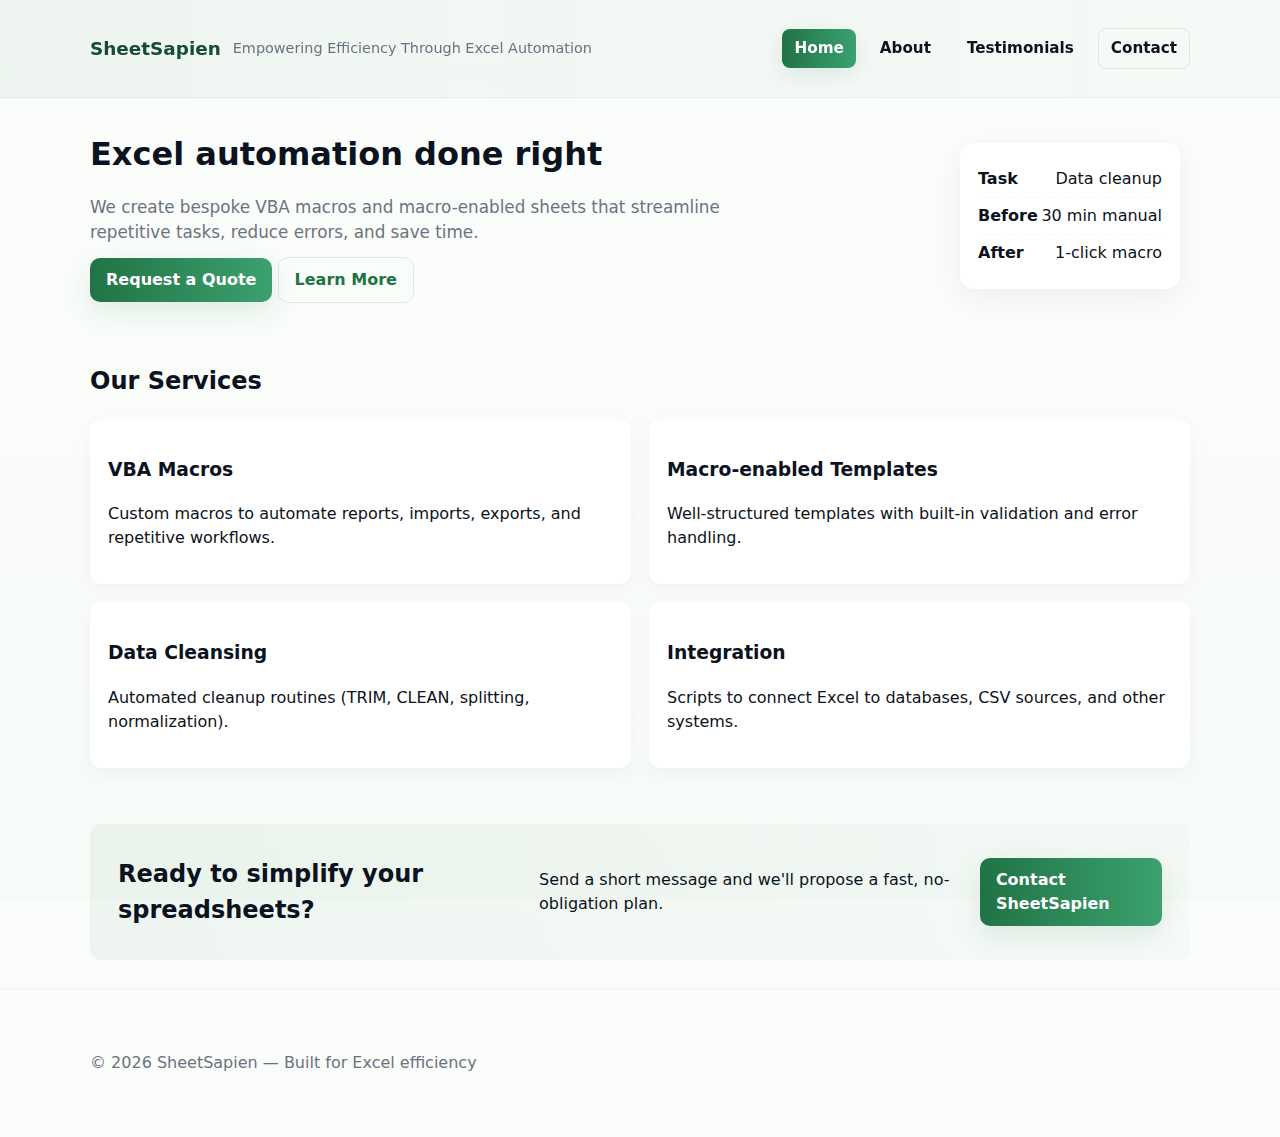
<file: index.html>
<!doctype html>
<html lang="en">
<head>
  <meta charset="utf-8" />
  <meta name="viewport" content="width=device-width,initial-scale=1" />
  <title>SheetSapien — Home</title>
  <link rel="stylesheet" href="style.css" />
  <meta name="description" content="SheetSapien — Excel automation, VBA & macros to improve efficiency." />
</head>
<body>
  <header class="site-header">
    <div class="container header-inner">
      <div class="brand">
        <a href="index.html" class="logo">SheetSapien</a>
        <span class="tagline">Empowering Efficiency Through Excel Automation</span>
      </div>
      <nav class="site-nav" aria-label="Main navigation">
        <a href="index.html" class="nav-link" data-link>Home</a>
        <a href="about.html" class="nav-link" data-link>About</a>
        <a href="testimonials.html" class="nav-link" data-link>Testimonials</a>
        <a href="contact.html" class="nav-link contact-cta" data-link>Contact</a>
      </nav>
      <button class="nav-toggle" aria-label="Toggle navigation" aria-expanded="false">☰</button>
    </div>
  </header>

  <main id="main-content" class="page home-page">
    <section class="hero container">
      <div class="hero-inner">
        <h1>Excel automation done right</h1>
        <p class="lead">We create bespoke VBA macros and macro-enabled sheets that streamline repetitive tasks, reduce errors, and save time.</p>
        <div class="hero-cta">
          <a href="contact.html" class="btn btn-primary" data-link>Request a Quote</a>
          <a href="about.html" class="btn btn-outline" data-link>Learn More</a>
        </div>
      </div>
      <div class="hero-visual" aria-hidden="true">
        <div class="card">
          <div class="card-row"><strong>Task</strong><span>Data cleanup</span></div>
          <div class="card-row"><strong>Before</strong><span>30 min manual</span></div>
          <div class="card-row"><strong>After</strong><span>1-click macro</span></div>
        </div>
      </div>
    </section>

    <section class="services container">
      <h2>Our Services</h2>
      <div class="grid">
        <article class="service-card">
          <h3>VBA Macros</h3>
          <p>Custom macros to automate reports, imports, exports, and repetitive workflows.</p>
        </article>
        <article class="service-card">
          <h3>Macro-enabled Templates</h3>
          <p>Well-structured templates with built-in validation and error handling.</p>
        </article>
        <article class="service-card">
          <h3>Data Cleansing</h3>
          <p>Automated cleanup routines (TRIM, CLEAN, splitting, normalization).</p>
        </article>
        <article class="service-card">
          <h3>Integration</h3>
          <p>Scripts to connect Excel to databases, CSV sources, and other systems.</p>
        </article>
      </div>
    </section>

    <section class="cta container">
      <div class="cta-inner">
        <h2>Ready to simplify your spreadsheets?</h2>
        <p>Send a short message and we'll propose a fast, no-obligation plan.</p>
        <a href="contact.html" class="btn btn-primary" data-link>Contact SheetSapien</a>
      </div>
    </section>
  </main>

  <footer class="site-footer">
    <div class="container">
      <p>© <span id="year"></span> SheetSapien — Built for Excel efficiency</p>
    </div>
  </footer>

  <script src="script.js" defer></script>
</body>
</html>
</file>
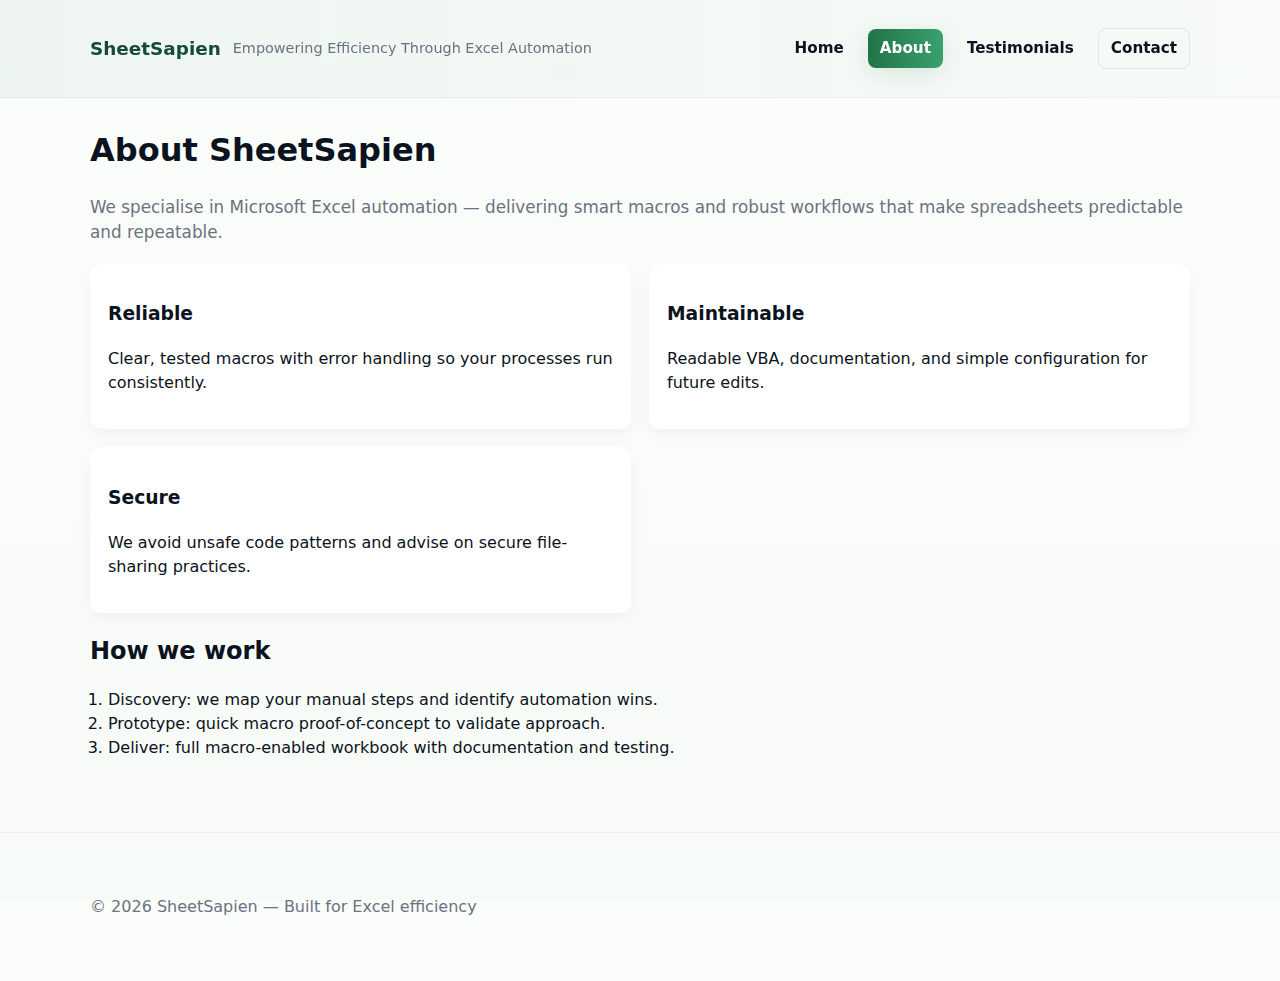
<file: about.html>
<!doctype html>
<html lang="en">
<head>
  <meta charset="utf-8" />
  <meta name="viewport" content="width=device-width,initial-scale=1" />
  <title>SheetSapien — About</title>
  <link rel="stylesheet" href="style.css" />
  <meta name="description" content="About SheetSapien — Excel automation specialists." />
</head>
<body>
  <header class="site-header">
    <div class="container header-inner">
      <div class="brand">
        <a href="index.html" class="logo">SheetSapien</a>
        <span class="tagline">Empowering Efficiency Through Excel Automation</span>
      </div>
      <nav class="site-nav" aria-label="Main navigation">
        <a href="index.html" class="nav-link" data-link>Home</a>
        <a href="about.html" class="nav-link" data-link>About</a>
        <a href="testimonials.html" class="nav-link" data-link>Testimonials</a>
        <a href="contact.html" class="nav-link contact-cta" data-link>Contact</a>
      </nav>
      <button class="nav-toggle" aria-label="Toggle navigation" aria-expanded="false">☰</button>
    </div>
  </header>

  <main id="main-content" class="page about-page container">
    <section class="about-intro">
      <h1>About SheetSapien</h1>
      <p class="lead">We specialise in Microsoft Excel automation — delivering smart macros and robust workflows that make spreadsheets predictable and repeatable.</p>
    </section>

    <section class="grid">
      <div class="service-card">
        <h3>Reliable</h3>
        <p>Clear, tested macros with error handling so your processes run consistently.</p>
      </div>
      <div class="service-card">
        <h3>Maintainable</h3>
        <p>Readable VBA, documentation, and simple configuration for future edits.</p>
      </div>
      <div class="service-card">
        <h3>Secure</h3>
        <p>We avoid unsafe code patterns and advise on secure file-sharing practices.</p>
      </div>
    </section>

    <section class="team">
      <h2>How we work</h2>
      <ol>
        <li>Discovery: we map your manual steps and identify automation wins.</li>
        <li>Prototype: quick macro proof-of-concept to validate approach.</li>
        <li>Deliver: full macro-enabled workbook with documentation and testing.</li>
      </ol>
    </section>
  </main>

  <footer class="site-footer">
    <div class="container">
      <p>© <span id="year"></span> SheetSapien — Built for Excel efficiency</p>
    </div>
  </footer>

  <script src="script.js" defer></script>
</body>
</html>
</file>
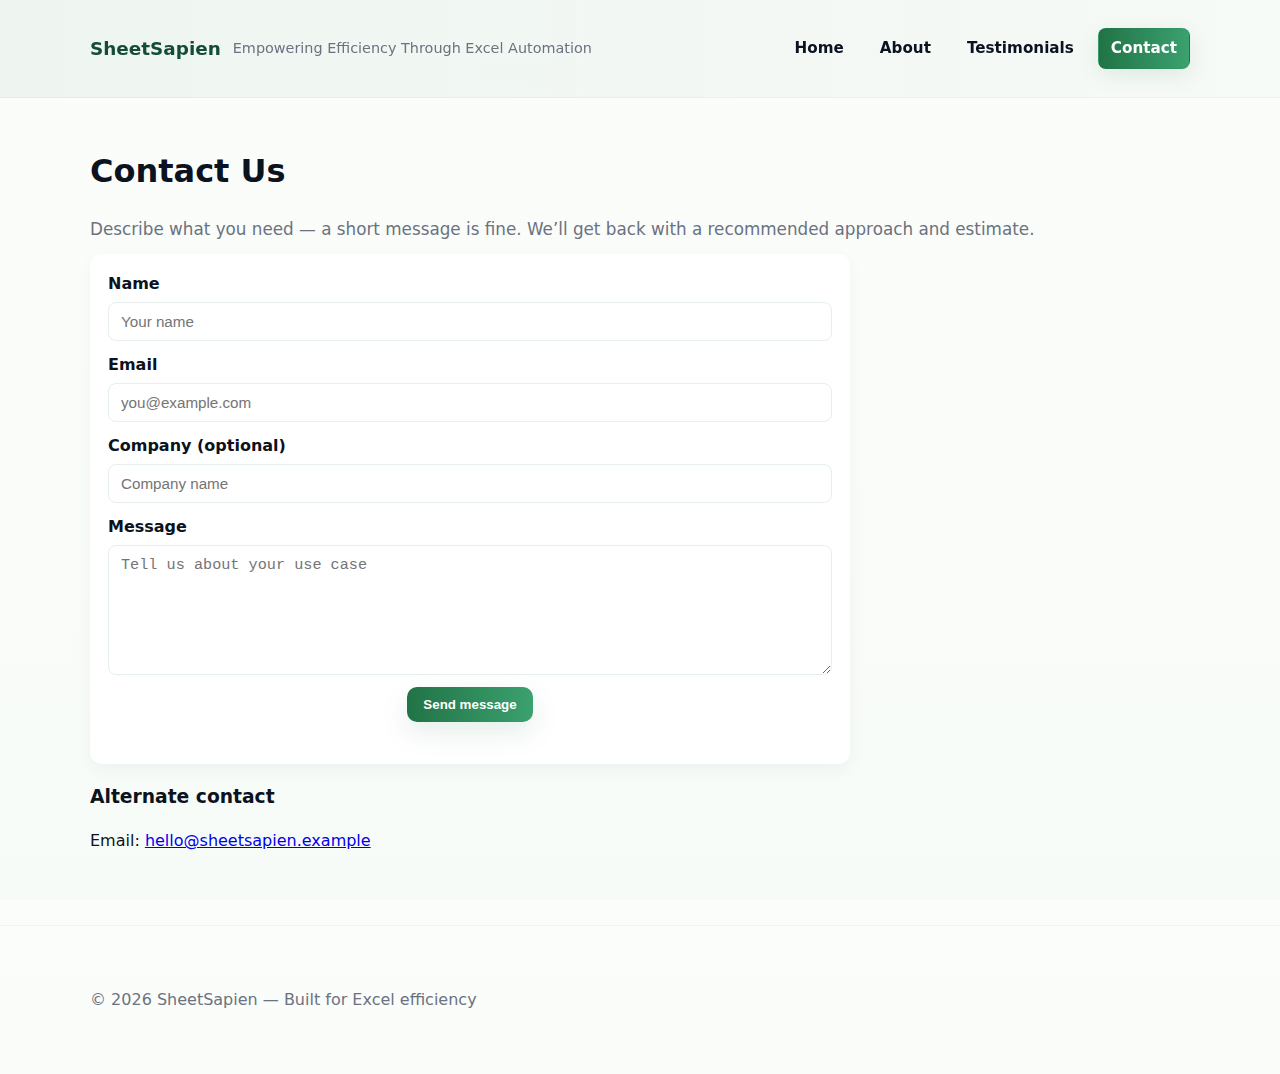
<file: contact.html>
<!doctype html>
<html lang="en">
<head>
  <meta charset="utf-8" />
  <meta name="viewport" content="width=device-width,initial-scale=1" />
  <title>SheetSapien — Contact</title>
  <link rel="stylesheet" href="style.css" />
  <meta name="description" content="Contact SheetSapien — get a quote for Excel automation." />
</head>
<body>
  <header class="site-header">
    <div class="container header-inner">
      <div class="brand">
        <a href="index.html" class="logo">SheetSapien</a>
        <span class="tagline">Empowering Efficiency Through Excel Automation</span>
      </div>
      <nav class="site-nav" aria-label="Main navigation">
        <a href="index.html" class="nav-link" data-link>Home</a>
        <a href="about.html" class="nav-link" data-link>About</a>
        <a href="testimonials.html" class="nav-link" data-link>Testimonials</a>
        <a href="contact.html" class="nav-link contact-cta" data-link>Contact</a>
      </nav>
      <button class="nav-toggle" aria-label="Toggle navigation" aria-expanded="false">☰</button>
    </div>
  </header>

  <main id="main-content" class="page contact-page container">
    <section class="contact-intro">
      <h1>Contact Us</h1>
      <p class="lead">Describe what you need — a short message is fine. We’ll get back with a recommended approach and estimate.</p>
    </section>

    <section class="contact-form-section">
      <form id="contact-form" class="contact-form" novalidate>
        <div class="form-row">
          <label for="name">Name</label>
          <input id="name" name="name" type="text" required placeholder="Your name" />
        </div>

        <div class="form-row">
          <label for="email">Email</label>
          <input id="email" name="email" type="email" required placeholder="you@example.com" />
        </div>

        <div class="form-row">
          <label for="company">Company (optional)</label>
          <input id="company" name="company" type="text" placeholder="Company name" />
        </div>

        <div class="form-row">
          <label for="message">Message</label>
          <textarea id="message" name="message" rows="6" required placeholder="Tell us about your use case"></textarea>
        </div>

        <div class="form-row form-actions">
          <button type="submit" class="btn btn-primary">Send message</button>
          <div id="form-msg" class="form-msg" aria-live="polite"></div>
        </div>
      </form>
    </section>

    <section class="contact-info">
      <h3>Alternate contact</h3>
      <p>Email: <a href="mailto:hello@sheetsapien.example">hello@sheetsapien.example</a></p>
    </section>
  </main>

  <footer class="site-footer">
    <div class="container">
      <p>© <span id="year"></span> SheetSapien — Built for Excel efficiency</p>
    </div>
  </footer>

  <script src="script.js" defer></script>
</body>
</html>
</file>
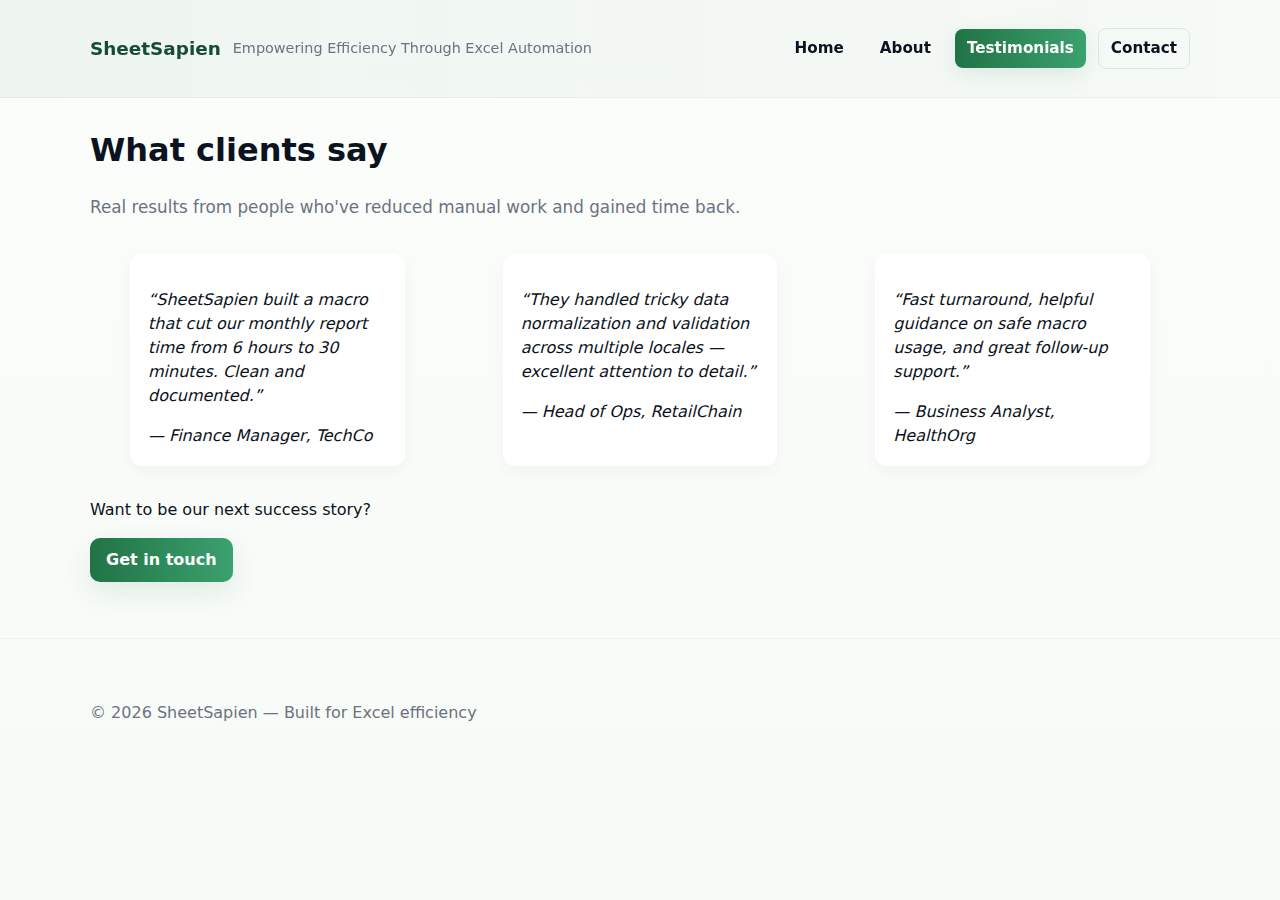
<file: testimonials.html>
<!doctype html>
<html lang="en">
<head>
  <meta charset="utf-8" />
  <meta name="viewport" content="width=device-width,initial-scale=1" />
  <title>SheetSapien — Testimonials</title>
  <link rel="stylesheet" href="style.css" />
  <meta name="description" content="Client testimonials for SheetSapien." />
</head>
<body>
  <header class="site-header">
    <div class="container header-inner">
      <div class="brand">
        <a href="index.html" class="logo">SheetSapien</a>
        <span class="tagline">Empowering Efficiency Through Excel Automation</span>
      </div>
      <nav class="site-nav" aria-label="Main navigation">
        <a href="index.html" class="nav-link" data-link>Home</a>
        <a href="about.html" class="nav-link" data-link>About</a>
        <a href="testimonials.html" class="nav-link" data-link>Testimonials</a>
        <a href="contact.html" class="nav-link contact-cta" data-link>Contact</a>
      </nav>
      <button class="nav-toggle" aria-label="Toggle navigation" aria-expanded="false">☰</button>
    </div>
  </header>

  <main id="main-content" class="page testimonials-page container">
    <section class="testimonials-intro">
      <h1>What clients say</h1>
      <p class="lead">Real results from people who've reduced manual work and gained time back.</p>
    </section>

    <section class="testimonials-grid">
      <blockquote class="testimonial">
        <p>“SheetSapien built a macro that cut our monthly report time from 6 hours to 30 minutes. Clean and documented.”</p>
        <footer>— Finance Manager, TechCo</footer>
      </blockquote>

      <blockquote class="testimonial">
        <p>“They handled tricky data normalization and validation across multiple locales — excellent attention to detail.”</p>
        <footer>— Head of Ops, RetailChain</footer>
      </blockquote>

      <blockquote class="testimonial">
        <p>“Fast turnaround, helpful guidance on safe macro usage, and great follow-up support.”</p>
        <footer>— Business Analyst, HealthOrg</footer>
      </blockquote>
    </section>

    <section class="cta-small">
      <p>Want to be our next success story?</p>
      <a href="contact.html" class="btn btn-primary" data-link>Get in touch</a>
    </section>
  </main>

  <footer class="site-footer">
    <div class="container">
      <p>© <span id="year"></span> SheetSapien — Built for Excel efficiency</p>
    </div>
  </footer>

  <script src="script.js" defer></script>
</body>
</html>
</file>
<file: style.css>
/* style.css - SheetSapien
   Modern corporate, responsive, Excel-green palette. */

/* Color palette */
:root{
  --green-900: #154c36;
  --green-700: #217346; /* primary */
  --green-500: #3ba16e;
  --slate-900: #0b1220;
  --muted: #6b7280;
  --bg: #fbfcfd;
  --card-bg: #ffffff;
  --glass: rgba(255,255,255,0.6);
  --max-width: 1100px;
  --radius: 12px;
  --transition-fast: 260ms;
  --transition-medium: 420ms;
}

/* Reset-ish */
*{box-sizing:border-box}
html,body{height:100%}
body{
  margin:0;
  font-family:Inter, system-ui, -apple-system, "Segoe UI", Roboto, "Helvetica Neue", Arial;
  color:var(--slate-900);
  background:linear-gradient(180deg,#fbfdfb 0%, #f7fbf7 100%);
  -webkit-font-smoothing:antialiased;
  -moz-osx-font-smoothing:grayscale;
  line-height:1.5;
}

/* layout container */
.container{
  width:calc(100% - 32px);
  max-width:var(--max-width);
  margin-left:auto;
  margin-right:auto;
  padding:28px 0;
}

/* header */
.site-header{
  background:linear-gradient(90deg, rgba(33,115,70,0.06), rgba(33,115,70,0.02));
  border-bottom:1px solid rgba(15,23,42,0.04);
  position:sticky;
  top:0;
  z-index:50;
  backdrop-filter: blur(6px);
}
.header-inner{
  display:flex;
  align-items:center;
  gap:16px;
  justify-content:space-between;
}
.brand{display:flex;align-items:center;gap:12px}
.logo{
  font-weight:700;
  color:var(--green-900);
  text-decoration:none;
  font-size:1.15rem;
}
.tagline{
  font-size:0.9rem;
  color:var(--muted);
}

/* nav */
.site-nav{
  display:flex;
  gap:12px;
  align-items:center;
}
.site-nav .nav-link{
  text-decoration:none;
  color:var(--slate-900);
  padding:8px 12px;
  border-radius:8px;
  font-weight:600;
  font-size:0.95rem;
  transition:all var(--transition-fast) ease;
}
.site-nav .nav-link:hover{transform:translateY(-2px); box-shadow:0 6px 18px rgba(13, 71, 41, 0.06);}
.site-nav .nav-link.active{
  background:linear-gradient(90deg,var(--green-700),var(--green-500));
  color:white;
  box-shadow:0 6px 22px rgba(33,115,70,0.12);
}
.contact-cta{
  border:1px solid rgba(33,115,70,0.12);
  padding:8px 14px;
  border-radius:10px;
}

/* mobile nav toggle */
.nav-toggle{
  display:none;
  background:transparent;
  border:none;
  font-size:1.1rem;
}

/* hero */
.hero{
  display:flex;
  gap:28px;
  align-items:center;
  justify-content:space-between;
  padding:32px 0;
}
.hero-inner{max-width:640px}
.hero h1{font-size:2rem;margin:0 0 8px}
.lead{color:var(--muted);font-size:1.05rem}
.hero-visual{min-width:240px;display:flex;align-items:center;justify-content:center}
.card{
  background:var(--card-bg);
  padding:18px;
  border-radius:14px;
  box-shadow:0 8px 30px rgba(13,18,24,0.06);
  width:220px;
}
.card-row{display:flex;justify-content:space-between;padding:6px 0;border-bottom:1px dashed rgba(15,23,42,0.04)}
.card-row:last-child{border-bottom:none}

/* services grid */
.services h2, .testimonials-intro h1, .about-intro h1{margin-top:0}
.grid{
  display:grid;
  grid-template-columns:repeat(2,1fr);
  gap:18px;
  margin-top:18px;
}
.service-card{
  background:var(--card-bg);
  padding:18px;
  border-radius:12px;
  box-shadow:0 6px 18px rgba(13,18,24,0.04);
}

/* CTA */
.cta{
  margin-top:28px;
  padding:28px;
  background:linear-gradient(90deg, rgba(33,115,70,0.06), rgba(33,115,70,0.02));
  border-radius:12px;
}
.cta-inner{display:flex;align-items:center;justify-content:space-between;gap:16px}
.cta-inner h2{margin:0}

/* testimonials */
.testimonials-grid{
  display:grid;
  grid-template-columns:repeat(3,1fr);
  gap:18px;
  margin-top:18px;
}
.testimonial{
  background:var(--card-bg);
  padding:18px;
  border-radius:12px;
  box-shadow:0 6px 18px rgba(13,18,24,0.04);
  font-style:italic;
}

/* contact form */
.contact-form{
  background:var(--card-bg);
  padding:18px;
  border-radius:12px;
  box-shadow:0 6px 18px rgba(13,18,24,0.04);
  max-width:760px;
}
.form-row{margin-bottom:12px;display:flex;flex-direction:column}
.form-row label{font-weight:600;margin-bottom:6px}
.form-row input, .form-row textarea{
  border:1px solid #e6eef0;
  padding:10px 12px;
  border-radius:8px;
  font-size:0.95rem;
}
.form-actions{display:flex;gap:12px;align-items:center}
.form-msg{color:var(--muted);font-size:0.95rem}

/* buttons */
.btn{
  display:inline-block;
  padding:10px 16px;
  border-radius:10px;
  text-decoration:none;
  font-weight:700;
  cursor:pointer;
  border:0;
}
.btn-primary{
  background:linear-gradient(90deg,var(--green-700),var(--green-500));
  color:white;
  box-shadow:0 10px 28px rgba(33,115,70,0.12);
}
.btn-outline{
  background:transparent;
  color:var(--green-700);
  border:1px solid rgba(33,115,70,0.12);
}

/* footer */
.site-footer{padding:18px 0;color:var(--muted);border-top:1px solid rgba(15,23,42,0.04);margin-top:28px}

/* small screens */
@media (max-width:900px){
  .hero{flex-direction:column;align-items:flex-start}
  .grid{grid-template-columns:1fr}
  .testimonials-grid{grid-template-columns:1fr}
  .cta-inner{flex-direction:column;align-items:flex-start}
  .nav-toggle{display:inline-block}
  .site-nav{position:fixed;top:64px;right:12px;background:white;padding:12px;border-radius:10px;box-shadow:0 12px 30px rgba(13,18,24,0.08);display:none;flex-direction:column}
  .site-nav.open{display:flex}
}

/* page slide animation helpers */
.view-wrapper{position:relative;overflow:hidden}
.view{
  min-height:calc(100vh - 170px);
  transition:transform var(--transition-medium) cubic-bezier(.2,.9,.2,1);
  position:relative;
  width:100%;
  background:transparent;
}
.view.to-left{transform:translateX(-100%)}
.view.to-right{transform:translateX(100%)}
.view.enter-from-right{transform:translateX(100%)}
.view.enter-from-left{transform:translateX(-100%)}
.view.enter-active{transform:translateX(0)}

/* utility */
ol{padding-left:18px}
h1,h2,h3{color:var(--slate-900)}
.lead{margin-bottom:12px}

/* smaller screens adjustments */
@media (max-width:520px){
  .logo{font-size:1rem}
  .hero h1{font-size:1.5rem}
  .brand .tagline{display:none}
  .container{width:calc(100% - 20px)}
}
</file>
